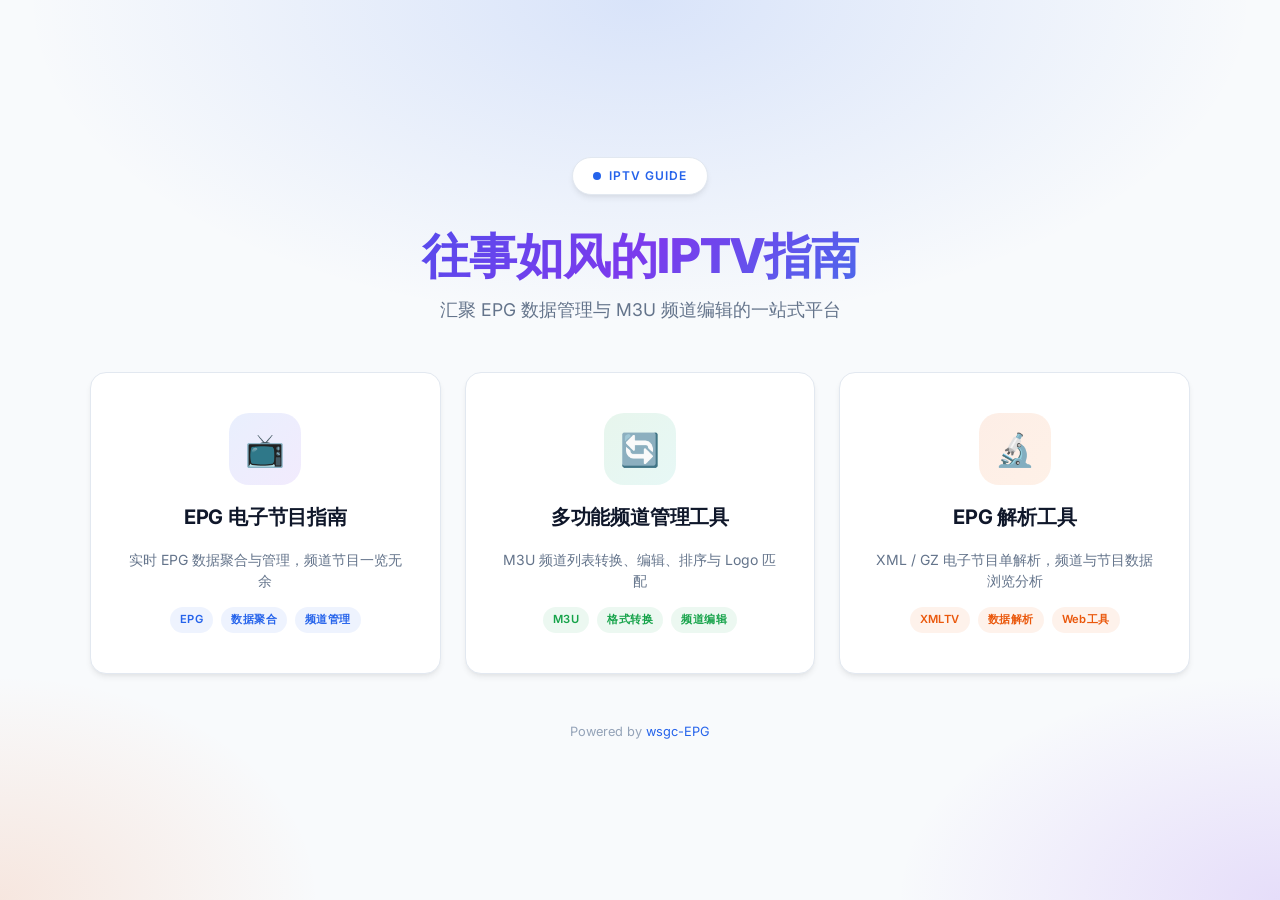
<file: index.html>
<!DOCTYPE html>
<html lang="zh-CN">
<head>
    <meta charset="UTF-8">
    <meta name="viewport" content="width=device-width, initial-scale=1.0">
    <title>往事如风的IPTV指南</title>
    <link rel="icon" href="data:image/svg+xml,<svg xmlns='http://www.w3.org/2000/svg' viewBox='0 0 100 100'><text y='.9em' font-size='90'>📺</text></svg>">
    <link rel="preconnect" href="https://fonts.googleapis.com">
    <link rel="preconnect" href="https://fonts.gstatic.com" crossorigin>
    <link href="https://fonts.googleapis.com/css2?family=Inter:wght@300;400;500;600;700;800&family=JetBrains+Mono:wght@400;500&display=swap" rel="stylesheet">
    <style>
        :root {
            --primary: #2563eb;
            --primary-hover: #1d4ed8;
            --primary-glow: rgba(37, 99, 235, 0.15);
            --secondary: #7c3aed;
            --secondary-glow: rgba(124, 58, 237, 0.15);
            --success: #16a34a;
            --success-glow: rgba(22, 163, 74, 0.15);
            --warning: #ea580c;
            --warning-glow: rgba(234, 88, 12, 0.12);
            --bg: #f8fafc;
            --bg-card: #ffffff;
            --bg-card-hover: #f1f5f9;
            --text: #0f172a;
            --text-muted: #64748b;
            --text-dim: #94a3b8;
            --border: #e2e8f0;
            --radius: 16px;
            --radius-sm: 12px;
            --shadow: 0 4px 6px -1px rgba(0, 0, 0, 0.07), 0 2px 4px -2px rgba(0, 0, 0, 0.05);
            --shadow-lg: 0 20px 40px -8px rgba(0, 0, 0, 0.1), 0 8px 16px -6px rgba(0, 0, 0, 0.06);
            --shadow-xl: 0 25px 50px -12px rgba(0, 0, 0, 0.15);
        }

        * { margin: 0; padding: 0; box-sizing: border-box; }

        body {
            font-family: 'Inter', -apple-system, BlinkMacSystemFont, 'Segoe UI', Roboto, sans-serif;
            background: var(--bg);
            background-image:
                radial-gradient(ellipse 80% 60% at 50% 0%, var(--primary-glow) 0%, transparent 60%),
                radial-gradient(ellipse 60% 50% at 100% 100%, var(--secondary-glow) 0%, transparent 50%),
                radial-gradient(ellipse 50% 50% at 0% 100%, var(--warning-glow) 0%, transparent 50%);
            color: var(--text);
            min-height: 100vh;
            display: flex;
            flex-direction: column;
            align-items: center;
            justify-content: center;
            padding: 2rem;
            line-height: 1.6;
        }

        .container {
            max-width: 1100px;
            width: 100%;
            text-align: center;
        }

        .logo {
            display: inline-flex;
            align-items: center;
            gap: 0.5rem;
            padding: 0.5rem 1.25rem;
            background: var(--bg-card);
            border: 1px solid var(--border);
            border-radius: 9999px;
            font-size: 0.75rem;
            font-weight: 600;
            color: var(--primary);
            text-transform: uppercase;
            letter-spacing: 0.08em;
            margin-bottom: 2rem;
            box-shadow: var(--shadow);
        }

        .logo-dot {
            width: 8px;
            height: 8px;
            background: var(--primary);
            border-radius: 50%;
            animation: pulse 2s ease-in-out infinite;
        }

        @keyframes pulse {
            0%, 100% { opacity: 1; transform: scale(1); }
            50% { opacity: 0.4; transform: scale(0.7); }
        }

        h1 {
            font-size: 3rem;
            font-weight: 800;
            background: linear-gradient(135deg, var(--primary) 0%, var(--secondary) 50%, #0ea5e9 100%);
            -webkit-background-clip: text;
            -webkit-text-fill-color: transparent;
            background-clip: text;
            margin-bottom: 0.75rem;
            letter-spacing: -0.02em;
            line-height: 1.2;
        }

        .subtitle {
            font-size: 1.1rem;
            color: var(--text-muted);
            margin-bottom: 3rem;
            font-weight: 400;
        }

        .cards {
            display: grid;
            grid-template-columns: repeat(3, 1fr);
            gap: 1.5rem;
            margin-bottom: 3rem;
        }

        .card {
            display: flex;
            flex-direction: column;
            align-items: center;
            gap: 1rem;
            padding: 2.5rem 2rem;
            background: var(--bg-card);
            border: 1px solid var(--border);
            border-radius: var(--radius);
            text-decoration: none;
            color: var(--text);
            transition: all 0.3s cubic-bezier(0.4, 0, 0.2, 1);
            box-shadow: var(--shadow);
            position: relative;
            overflow: hidden;
        }

        .card::before {
            content: '';
            position: absolute;
            top: 0;
            left: 0;
            right: 0;
            height: 3px;
            opacity: 0;
            transition: opacity 0.3s;
        }

        .card-epg::before { background: linear-gradient(90deg, var(--primary), var(--secondary)); }
        .card-m3u::before { background: linear-gradient(90deg, var(--success), #14b8a6); }
        .card-parser::before { background: linear-gradient(90deg, var(--warning), #f97316); }

        .card:hover {
            transform: translateY(-4px);
            box-shadow: var(--shadow-xl);
            border-color: transparent;
        }

        .card:hover::before { opacity: 1; }

        .card-icon {
            width: 72px;
            height: 72px;
            display: flex;
            align-items: center;
            justify-content: center;
            border-radius: 20px;
            font-size: 2rem;
            transition: transform 0.3s;
        }

        .card:hover .card-icon {
            transform: scale(1.1);
        }

        .card-epg .card-icon {
            background: linear-gradient(135deg, rgba(37, 99, 235, 0.1), rgba(124, 58, 237, 0.1));
        }

        .card-m3u .card-icon {
            background: linear-gradient(135deg, rgba(22, 163, 74, 0.1), rgba(20, 184, 166, 0.1));
        }

        .card-parser .card-icon {
            background: linear-gradient(135deg, rgba(234, 88, 12, 0.1), rgba(249, 115, 22, 0.1));
        }

        .card h2 {
            font-size: 1.25rem;
            font-weight: 700;
            letter-spacing: -0.01em;
        }

        .card p {
            font-size: 0.875rem;
            color: var(--text-muted);
            line-height: 1.5;
        }

        .card-tags {
            display: flex;
            gap: 0.5rem;
            flex-wrap: wrap;
            justify-content: center;
        }

        .tag {
            padding: 0.25rem 0.625rem;
            border-radius: 9999px;
            font-size: 0.7rem;
            font-weight: 600;
            letter-spacing: 0.04em;
        }

        .tag-epg {
            background: rgba(37, 99, 235, 0.08);
            color: var(--primary);
        }

        .tag-m3u {
            background: rgba(22, 163, 74, 0.08);
            color: var(--success);
        }

        .tag-parser {
            background: rgba(234, 88, 12, 0.08);
            color: var(--warning);
        }

        .footer {
            color: var(--text-dim);
            font-size: 0.8rem;
        }

        .footer a {
            color: var(--primary);
            text-decoration: none;
            transition: color 0.2s;
        }

        .footer a:hover {
            color: var(--primary-hover);
            text-decoration: underline;
        }

        @media (max-width: 900px) {
            .cards { grid-template-columns: repeat(2, 1fr); }
        }

        @media (max-width: 640px) {
            h1 { font-size: 2rem; }
            .cards { grid-template-columns: 1fr; }
            .card { padding: 2rem 1.5rem; }
        }
    </style>
</head>
<body>
    <div class="container">
        <div class="logo">
            <span class="logo-dot"></span>
            IPTV GUIDE
        </div>
        <h1>往事如风的IPTV指南</h1>
        <p class="subtitle">汇聚 EPG 数据管理与 M3U 频道编辑的一站式平台</p>

        <div class="cards">
            <a href="dashboard/" class="card card-epg">
                <div class="card-icon">📺</div>
                <h2>EPG 电子节目指南</h2>
                <p>实时 EPG 数据聚合与管理，频道节目一览无余</p>
                <div class="card-tags">
                    <span class="tag tag-epg">EPG</span>
                    <span class="tag tag-epg">数据聚合</span>
                    <span class="tag tag-epg">频道管理</span>
                </div>
            </a>
            <a href="m3u/" class="card card-m3u">
                <div class="card-icon">🔄</div>
                <h2>多功能频道管理工具</h2>
                <p>M3U 频道列表转换、编辑、排序与 Logo 匹配</p>
                <div class="card-tags">
                    <span class="tag tag-m3u">M3U</span>
                    <span class="tag tag-m3u">格式转换</span>
                    <span class="tag tag-m3u">频道编辑</span>
                </div>
            </a>
            <a href="epg-parser/" class="card card-parser">
                <div class="card-icon">🔬</div>
                <h2>EPG 解析工具</h2>
                <p>XML / GZ 电子节目单解析，频道与节目数据浏览分析</p>
                <div class="card-tags">
                    <span class="tag tag-parser">XMLTV</span>
                    <span class="tag tag-parser">数据解析</span>
                    <span class="tag tag-parser">Web工具</span>
                </div>
            </a>
        </div>

        <p class="footer">
            Powered by <a href="https://github.com/wzy80119-cell/wsgc-EPG" target="_blank" rel="noopener">wsgc-EPG</a>
        </p>
    </div>
</body>
</html>
</file>
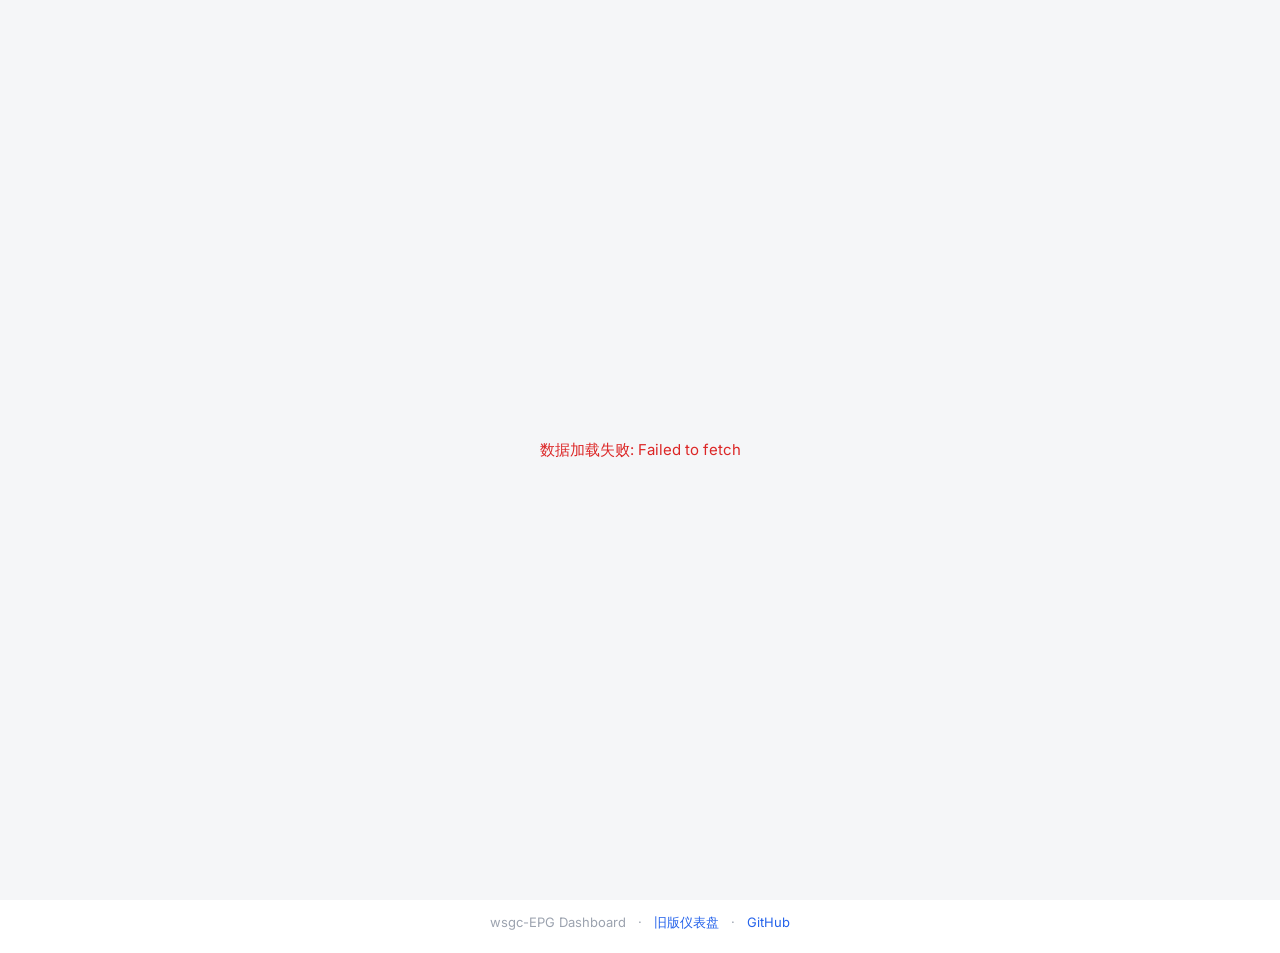
<file: dashboard/index.html>
<!DOCTYPE html>
<html lang="zh-CN">
<head>
    <meta charset="UTF-8">
    <meta name="viewport" content="width=device-width, initial-scale=1.0">
    <title>wsgc-EPG 仪表盘</title>
    <link rel="icon" href="data:image/svg+xml,<svg xmlns='http://www.w3.org/2000/svg' viewBox='0 0 100 100'><text y='.9em' font-size='90'>📺</text></svg>">
    <link rel="preconnect" href="https://fonts.googleapis.com">
    <link rel="preconnect" href="https://fonts.gstatic.com" crossorigin>
    <link href="https://fonts.googleapis.com/css2?family=Inter:wght@300;400;500;600;700;800&family=JetBrains+Mono:wght@400;500;600&display=swap" rel="stylesheet">
    <link rel="stylesheet" href="css/style.css">
</head>
<body>
    <div id="app">
        <header class="header">
            <div class="header-inner">
                <div class="header-left">
                    <h1 class="title">wsgc-EPG 仪表盘</h1>

                </div>
            </div>
        </header>

        <main class="main">
            <section class="section" id="overviewSection">
                <h2 class="section-title">总体概览</h2>
                <div class="stat-grid" id="statGrid">
                    <div class="stat-card">
                        <div class="stat-value" id="statChannels">--</div>
                        <div class="stat-label">频道数</div>
                    </div>
                    <div class="stat-card">
                        <div class="stat-value" id="statPrograms">--</div>
                        <div class="stat-label">节目数</div>
                    </div>
                    <div class="stat-card highlight">
                        <div class="stat-value" id="statMatchRate">--</div>
                        <div class="stat-label">Desc匹配率</div>
                    </div>
                    <div class="stat-card">
                        <div class="stat-value" id="statTimeRange" style="font-size:16px">--</div>
                        <div class="stat-label">EPG时间范围</div>
                    </div>
                    <div class="stat-card">
                        <div class="stat-value" id="updateTime" style="font-size:16px">--</div>
                        <div class="stat-label">更新时间</div>
                    </div>
                </div>
                <div class="epg-status" id="epgStatus">正在加载EPG数据...</div>
            </section>

            <section class="section" id="downloadSection">
                <h2 class="section-title">📥 EPG 下载地址</h2>
                <div class="download-list">
                    <div class="download-item">
                        <div class="download-info">
                            <span class="download-label">带Desc描述（直连）</span>
                            <code class="download-url">https://github.com/wzy80119-cell/wsgc-EPG/raw/main/EPG/wsgc-desc.xml.gz</code>
                        </div>
                        <div class="download-actions">
                            <button class="btn-sm btn-copy" data-url="https://github.com/wzy80119-cell/wsgc-EPG/raw/main/EPG/wsgc-desc.xml.gz">📋 复制</button>
                            <button class="btn-sm btn-download" data-url="https://github.com/wzy80119-cell/wsgc-EPG/raw/main/EPG/wsgc-desc.xml.gz">⬇ 下载</button>
                        </div>
                    </div>
                    <div class="download-item">
                        <div class="download-info">
                            <span class="download-label">不带描述（直连）</span>
                            <code class="download-url">https://github.com/wzy80119-cell/wsgc-EPG/raw/main/EPG/wsgc.xml.gz</code>
                        </div>
                        <div class="download-actions">
                            <button class="btn-sm btn-copy" data-url="https://github.com/wzy80119-cell/wsgc-EPG/raw/main/EPG/wsgc.xml.gz">📋 复制</button>
                            <button class="btn-sm btn-download" data-url="https://github.com/wzy80119-cell/wsgc-EPG/raw/main/EPG/wsgc.xml.gz">⬇ 下载</button>
                        </div>
                    </div>
                    <div class="download-item">
                        <div class="download-info">
                            <span class="download-label">带Desc描述（加速）</span>
                            <code class="download-url">https://gh-proxy.org/https://github.com/wzy80119-cell/wsgc-EPG/raw/main/EPG/wsgc-desc.xml.gz</code>
                        </div>
                        <div class="download-actions">
                            <button class="btn-sm btn-copy" data-url="https://gh-proxy.org/https://github.com/wzy80119-cell/wsgc-EPG/raw/main/EPG/wsgc-desc.xml.gz">📋 复制</button>
                            <button class="btn-sm btn-download" data-url="https://gh-proxy.org/https://github.com/wzy80119-cell/wsgc-EPG/raw/main/EPG/wsgc-desc.xml.gz">⬇ 下载</button>
                        </div>
                    </div>
                    <div class="download-item">
                        <div class="download-info">
                            <span class="download-label">不带描述（加速）</span>
                            <code class="download-url">https://gh-proxy.org/https://github.com/wzy80119-cell/wsgc-EPG/raw/main/EPG/wsgc.xml.gz</code>
                        </div>
                        <div class="download-actions">
                            <button class="btn-sm btn-copy" data-url="https://gh-proxy.org/https://github.com/wzy80119-cell/wsgc-EPG/raw/main/EPG/wsgc.xml.gz">📋 复制</button>
                            <button class="btn-sm btn-download" data-url="https://gh-proxy.org/https://github.com/wzy80119-cell/wsgc-EPG/raw/main/EPG/wsgc.xml.gz">⬇ 下载</button>
                        </div>
                    </div>
                </div>
            </section>

            <section class="section" id="channelsSection">
                <h2 class="section-title">
                    频道列表
                    <span class="count-badge" id="channelCount">0</span>
                    <span class="section-hint">点击频道可查看详细节目单</span>
                </h2>
                <div class="group-buttons" id="groupButtons"></div>
                <div class="toolbar">
                    <input type="text" class="search-input" id="searchInput" placeholder="搜索频道名称或 tvg-id...">
                    <select class="sort-select" id="sortSelect">
                        <option value="name">按名称排序</option>
                        <option value="matchRate">按匹配率排序</option>
                        <option value="programCount">按节目数排序</option>
                        <option value="todayCount">按今日节目排序</option>
                    </select>
                </div>
                <div class="table-wrapper">
                    <table class="data-table" id="channelTable">
                        <thead>
                            <tr>
                                <th>频道名称</th>
                                <th>tvg-id</th>
                                <th>分组</th>
                                <th class="num">节目总数</th>
                                <th class="num">今日节目</th>
                                <th class="num">匹配率</th>
                                <th>间隙</th>
                            </tr>
                        </thead>
                        <tbody id="channelTableBody"></tbody>
                    </table>
                </div>
                <div class="pagination" id="pagination"></div>
            </section>
        </main>

        <footer class="footer">
            <span>wsgc-EPG Dashboard</span>
            <span class="footer-sep">·</span>
            <a href="../dashboard-old/" class="footer-link">旧版仪表盘</a>
            <span class="footer-sep">·</span>
            <a href="https://github.com/wzy80119-cell/wsgc-EPG" class="footer-link" target="_blank">GitHub</a>
        </footer>
    </div>

    <div class="modal" id="channelModal" style="display:none">
        <div class="modal-overlay" onclick="closeModal()"></div>
        <div class="modal-content">
            <div class="modal-header">
                <h3 id="modalTitle">节目单</h3>
                <button class="modal-close" onclick="closeModal()">&times;</button>
            </div>
            <div class="modal-channel-info" id="modalChannelInfo"></div>
            <div class="modal-date-bar" id="modalDateBar"></div>
            <div class="modal-body" id="modalBody">
                <div class="modal-loading">
                    <div class="loading-spinner"></div>
                    <p>正在加载节目单...</p>
                </div>
            </div>
        </div>
    </div>

    <div class="loading" id="loading">
        <div class="loading-spinner"></div>
        <p>正在加载数据...</p>
    </div>

    <div class="error" id="error" style="display:none">
        <p id="errorMsg"></p>
    </div>

    <script src="js/app.js"></script>
</body>
</html>
</file>
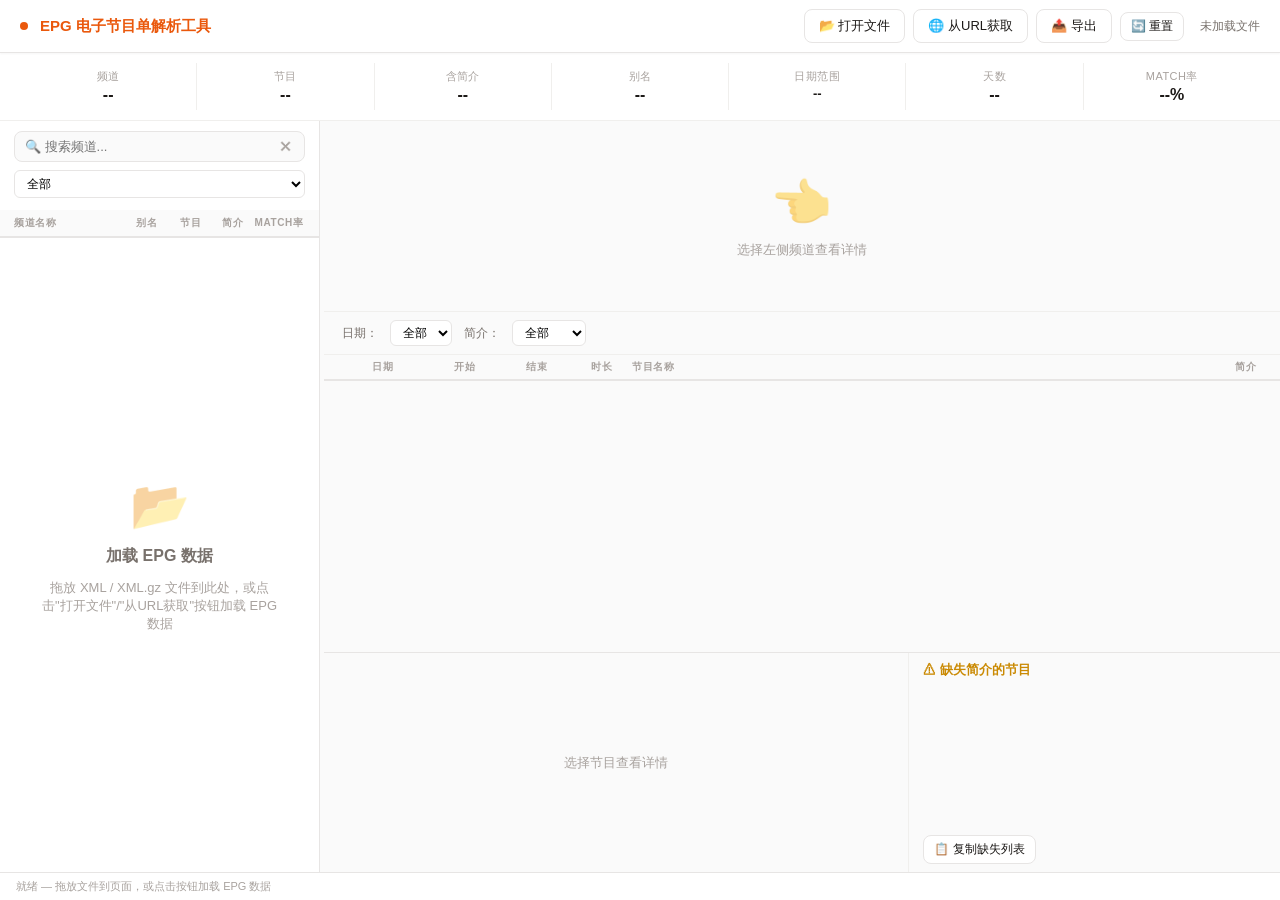
<file: epg-parser/index.html>
<!DOCTYPE html>
<html lang="zh-CN">
<head>
    <meta charset="UTF-8">
    <meta name="viewport" content="width=device-width, initial-scale=1.0">
    <title>EPG 电子节目单解析工具</title>
    <link rel="icon" href="data:image/svg+xml,<svg xmlns='http://www.w3.org/2000/svg' viewBox='0 0 100 100'><text y='.9em' font-size='90'>🔬</text></svg>">
    <link rel="stylesheet" href="css/style.css">
</head>
<body>
    <header class="app-header">
        <div class="header-top">
            <div class="header-left">
                <span class="dot"></span>
                <h1>EPG 电子节目单解析工具</h1>
            </div>
            <div class="header-actions">
                <input type="file" id="file-input" accept=".xml,.xml.gz,.gz" style="display:none">
                <button class="btn" id="btn-load-file">📂 打开文件</button>
                <button class="btn" id="btn-load-url">🌐 从URL获取</button>
                <button class="btn" id="btn-export">📤 导出</button>
                <button class="btn btn-sm" id="btn-reset" title="重置所有筛选">🔄 重置</button>
                <span class="file-info" id="file-info">未加载文件</span>
            </div>
        </div>
    </header>

    <section class="stats-bar">
        <div class="stat-item">
            <div class="stat-label">频道</div>
            <div class="stat-value" id="stat-channels">--</div>
        </div>
        <div class="stat-item">
            <div class="stat-label">节目</div>
            <div class="stat-value" id="stat-programmes">--</div>
        </div>
        <div class="stat-item">
            <div class="stat-label">含简介</div>
            <div class="stat-value" id="stat-with-desc">--</div>
        </div>
        <div class="stat-item">
            <div class="stat-label">别名</div>
            <div class="stat-value" id="stat-aliases">--</div>
        </div>
        <div class="stat-item">
            <div class="stat-label">日期范围</div>
            <div class="stat-value" id="stat-date-range" style="font-size:13px">--</div>
        </div>
        <div class="stat-item">
            <div class="stat-label">天数</div>
            <div class="stat-value" id="stat-dates">--</div>
        </div>
        <div class="stat-item">
            <div class="stat-label">match率</div>
            <div class="stat-value" id="stat-rate">--%</div>
        </div>
    </section>

    <main class="main-content">
        <aside class="channel-panel">
            <div class="panel-header">
                <div class="search-wrap">
                    <input type="text" id="ch-search" placeholder="🔍 搜索频道...">
                    <button class="clear-btn" id="ch-search-clear">✕</button>
                </div>
                <select id="global-date" style="width:100%;padding:5px 8px;border:1px solid var(--border);border-radius:6px;font-size:12px;font-family:var(--font);margin-bottom:6px;background:var(--bg-card)">
                    <option value="全部">全部</option>
                </select>
            </div>
            <div class="ch-summary" id="ch-summary"></div>
            <div class="ch-list-header">
                <span style="text-align:left">频道名称</span>
                <span>别名</span>
                <span>节目</span>
                <span>简介</span>
                <span>match率</span>
            </div>
            <div class="channel-list" id="ch-list">
                <div class="empty-state">
                    <div class="empty-icon">📂</div>
                    <h3>加载 EPG 数据</h3>
                    <p>拖放 XML / XML.gz 文件到此处，或点击"打开文件"/"从URL获取"按钮加载 EPG 数据</p>
                </div>
            </div>
        </aside>

        <div class="resizer" id="resizer-h"></div>

        <section class="detail-panel">
            <div class="channel-info" id="ch-info-content">
                <div class="empty-state">
                    <div class="empty-icon">👈</div>
                    <p>选择左侧频道查看详情</p>
                </div>
            </div>

            <div class="prog-section">
                <div class="prog-filters">
                    <label>日期：</label>
                    <select id="local-date">
                        <option value="全部">全部</option>
                    </select>
                    <label>简介：</label>
                    <select id="desc-filter">
                        <option value="all">全部</option>
                        <option value="has_desc">有简介</option>
                        <option value="no_desc">无简介</option>
                    </select>
                    <span class="prog-count" id="prog-count"></span>
                </div>
                <div class="prog-table-header">
                    <span>日期</span>
                    <span>开始</span>
                    <span>结束</span>
                    <span>时长</span>
                    <span style="text-align:left">节目名称</span>
                    <span>简介</span>
                </div>
                <div class="prog-table-wrap" id="prog-list"></div>
            </div>

            <div class="resizer-v" id="resizer-v"></div>

            <div class="bottom-panels" id="bottom-panels">
                <div class="prog-detail" id="prog-detail-content">
                    <div class="empty-state">
                        <p>选择节目查看详情</p>
                    </div>
                </div>
                <div class="missing-panel">
                    <div class="mp-header">
                        <h4>⚠ 缺失简介的节目</h4>
                        <span class="mp-count" id="missing-count"></span>
                    </div>
                    <ul class="missing-list" id="missing-list"></ul>
                    <div class="mp-actions">
                        <button class="btn btn-sm" id="copy-missing-btn">📋 复制缺失列表</button>
                    </div>
                </div>
            </div>
        </section>
    </main>

    <div class="status-bar">
        <span id="status-text">就绪 — 拖放文件到页面，或点击按钮加载 EPG 数据</span>
    </div>

    <div class="modal-overlay" id="url-modal" style="display:none">
        <div class="modal">
            <div class="modal-header">
                <span>从URL获取EPG</span>
                <button class="modal-close" id="modal-close">✕</button>
            </div>
            <div class="modal-body">
                <label>EPG URL：</label>
                <input type="url" id="url-input" placeholder="https://example.com/epg.xml.gz">
                <label>历史记录（双击使用）：</label>
                <div class="url-history-list" id="url-history-list"></div>
            </div>
            <div class="modal-footer">
                <button class="btn" id="modal-cancel">取消</button>
                <button class="btn btn-primary" id="modal-load">📥 获取</button>
            </div>
        </div>
    </div>

    <div class="loading-overlay" id="loading-overlay" style="display:none">
        <div class="loading-box">
            <div class="spinner"></div>
            <p id="loading-text">正在加载...</p>
        </div>
    </div>

    <div id="drop-overlay">📂 释放文件以加载</div>

    <script src="js/utils.js?v=2"></script>
    <script src="js/epg-parser.js?v=2"></script>
    <script src="js/ui.js?v=2"></script>
</body>
</html>
</file>
<file: dashboard/css/style.css>
:root {
    --color-bg: #f5f6f8;
    --color-surface: #ffffff;
    --color-border: #e2e5e9;
    --color-text: #1a1d21;
    --color-text-secondary: #6b7280;
    --color-text-muted: #9ca3af;
    --color-primary: #2563eb;
    --color-primary-light: #eff6ff;
    --color-success: #16a34a;
    --color-success-light: #f0fdf4;
    --color-warning: #d97706;
    --color-warning-light: #fffbeb;
    --color-danger: #dc2626;
    --color-danger-light: #fef2f2;
    --radius-sm: 6px;
    --radius-md: 10px;
    --radius-lg: 14px;
    --shadow-sm: 0 1px 2px rgba(0,0,0,0.04);
    --shadow-md: 0 4px 12px rgba(0,0,0,0.06);
    --font-sans: 'Inter', -apple-system, BlinkMacSystemFont, 'Segoe UI', sans-serif;
    --font-mono: 'JetBrains Mono', 'Consolas', monospace;
}

* {
    margin: 0;
    padding: 0;
    box-sizing: border-box;
}

body {
    font-family: var(--font-sans);
    background: var(--color-bg);
    color: var(--color-text);
    line-height: 1.6;
    -webkit-font-smoothing: antialiased;
}

#app {
    min-height: 100vh;
    display: flex;
    flex-direction: column;
}

.header {
    background: var(--color-surface);
    border-bottom: 1px solid var(--color-border);
    box-shadow: var(--shadow-sm);
}

.header-inner {
    max-width: 1200px;
    margin: 0 auto;
    padding: 20px 24px;
    display: flex;
    justify-content: space-between;
    align-items: center;
    flex-wrap: wrap;
    gap: 16px;
}

.title {
    font-size: 22px;
    font-weight: 700;
    color: var(--color-text);
}

.subtitle {
    font-size: 13px;
    color: var(--color-text-secondary);
    margin-top: 2px;
}

.header-right {
    display: flex;
    gap: 24px;
}

.meta-item {
    display: flex;
    flex-direction: column;
    align-items: flex-end;
}

.meta-label {
    font-size: 11px;
    color: var(--color-text-muted);
    text-transform: uppercase;
    letter-spacing: 0.05em;
}

.meta-value {
    font-size: 14px;
    font-weight: 600;
    color: var(--color-text);
    font-family: var(--font-mono);
}

.main {
    flex: 1;
    max-width: 1200px;
    margin: 0 auto;
    padding: 24px;
    width: 100%;
}

.section {
    margin-bottom: 32px;
}

.section-title {
    font-size: 16px;
    font-weight: 600;
    color: var(--color-text);
    margin-bottom: 16px;
    display: flex;
    align-items: center;
    gap: 8px;
}

.count-badge {
    font-size: 12px;
    font-weight: 500;
    color: var(--color-primary);
    background: var(--color-primary-light);
    padding: 2px 10px;
    border-radius: var(--radius-sm);
}

.stat-grid {
    display: grid;
    grid-template-columns: repeat(auto-fill, minmax(160px, 1fr));
    gap: 16px;
}

.stat-card {
    background: var(--color-surface);
    border: 1px solid var(--color-border);
    border-radius: var(--radius-md);
    padding: 20px;
    text-align: center;
    box-shadow: var(--shadow-sm);
    transition: box-shadow 0.2s ease;
}

.stat-card:hover {
    box-shadow: var(--shadow-md);
}

.stat-card.highlight {
    background: var(--color-primary-light);
    border-color: #c7dbfe;
}

.stat-value {
    font-size: 28px;
    font-weight: 700;
    color: var(--color-text);
    font-family: var(--font-mono);
    line-height: 1.2;
}

.stat-card.highlight .stat-value {
    color: var(--color-primary);
}

.stat-label {
    font-size: 13px;
    color: var(--color-text-secondary);
    margin-top: 6px;
}

.table-wrapper {
    background: var(--color-surface);
    border: 1px solid var(--color-border);
    border-radius: var(--radius-md);
    overflow: hidden;
    box-shadow: var(--shadow-sm);
}

.data-table {
    width: 100%;
    border-collapse: collapse;
    font-size: 13px;
}

.data-table th {
    background: #f8f9fb;
    color: var(--color-text-secondary);
    font-weight: 600;
    text-align: left;
    padding: 10px 16px;
    border-bottom: 1px solid var(--color-border);
    white-space: nowrap;
    font-size: 12px;
    text-transform: uppercase;
    letter-spacing: 0.03em;
}

.data-table th.num {
    text-align: right;
}

.data-table td {
    padding: 10px 16px;
    border-bottom: 1px solid #f0f1f3;
    color: var(--color-text);
}

.data-table td.num {
    text-align: right;
    font-family: var(--font-mono);
    font-weight: 500;
}

.data-table tbody tr:hover {
    background: #f8f9fb;
}

.data-table tbody tr:last-child td {
    border-bottom: none;
}

.toolbar {
    display: flex;
    gap: 12px;
    margin-bottom: 16px;
    align-items: center;
    flex-wrap: wrap;
}

.search-input {
    flex: 1;
    min-width: 200px;
    padding: 8px 14px;
    border: 1px solid var(--color-border);
    border-radius: var(--radius-sm);
    font-size: 13px;
    font-family: var(--font-sans);
    color: var(--color-text);
    background: var(--color-surface);
    transition: border-color 0.2s;
}

.search-input:focus {
    outline: none;
    border-color: var(--color-primary);
    box-shadow: 0 0 0 3px rgba(37, 99, 235, 0.1);
}

.sort-select {
    padding: 8px 14px;
    border: 1px solid var(--color-border);
    border-radius: var(--radius-sm);
    font-size: 13px;
    font-family: var(--font-sans);
    color: var(--color-text);
    background: var(--color-surface);
    cursor: pointer;
}

.filter-label {
    display: flex;
    align-items: center;
    gap: 6px;
    font-size: 13px;
    color: var(--color-text-secondary);
    cursor: pointer;
}

.filter-label input {
    cursor: pointer;
}

.badge {
    display: inline-block;
    padding: 2px 8px;
    border-radius: var(--radius-sm);
    font-size: 11px;
    font-weight: 600;
}

.badge-success {
    background: var(--color-success-light);
    color: var(--color-success);
}

.badge-warning {
    background: var(--color-warning-light);
    color: var(--color-warning);
}

.badge-danger {
    background: var(--color-danger-light);
    color: var(--color-danger);
}

.badge-muted {
    background: #f3f4f6;
    color: var(--color-text-muted);
}

.match-rate {
    font-weight: 600;
}

.match-rate-high {
    color: var(--color-success);
}

.match-rate-medium {
    color: var(--color-warning);
}

.match-rate-low {
    color: var(--color-danger);
}

.channel-name {
    font-weight: 500;
}

.channel-aliases {
    font-size: 11px;
    color: var(--color-text-muted);
    margin-top: 2px;
}

.source-tag {
    display: inline-block;
    padding: 1px 8px;
    border-radius: var(--radius-sm);
    font-size: 11px;
    font-weight: 500;
    background: #f0f1f3;
    color: var(--color-text-secondary);
}

.status-dot {
    display: inline-block;
    width: 8px;
    height: 8px;
    border-radius: 50%;
    margin-right: 4px;
}

.status-dot-ok {
    background: var(--color-success);
}

.status-dot-warn {
    background: var(--color-warning);
}

.status-dot-error {
    background: var(--color-danger);
}

.pagination {
    display: flex;
    justify-content: center;
    gap: 6px;
    margin-top: 16px;
    flex-wrap: wrap;
}

.pagination button {
    padding: 6px 12px;
    border: 1px solid var(--color-border);
    border-radius: var(--radius-sm);
    background: var(--color-surface);
    color: var(--color-text-secondary);
    font-size: 13px;
    cursor: pointer;
    transition: all 0.15s;
}

.pagination button:hover {
    border-color: var(--color-primary);
    color: var(--color-primary);
}

.pagination button.active {
    background: var(--color-primary);
    color: #fff;
    border-color: var(--color-primary);
}

.footer {
    text-align: center;
    padding: 20px;
    font-size: 13px;
    color: var(--color-text-muted);
    border-top: 1px solid var(--color-border);
    background: var(--color-surface);
}

.footer-sep {
    margin: 0 8px;
}

.footer-link {
    color: var(--color-primary);
    text-decoration: none;
}

.footer-link:hover {
    text-decoration: underline;
}

.loading {
    position: fixed;
    inset: 0;
    display: flex;
    flex-direction: column;
    align-items: center;
    justify-content: center;
    gap: 16px;
    background: var(--color-bg);
    z-index: 100;
}

.loading-spinner {
    width: 36px;
    height: 36px;
    border: 3px solid var(--color-border);
    border-top-color: var(--color-primary);
    border-radius: 50%;
    animation: spin 0.8s linear infinite;
}

@keyframes spin {
    to { transform: rotate(360deg); }
}

.loading p {
    color: var(--color-text-secondary);
    font-size: 14px;
}

.error {
    position: fixed;
    inset: 0;
    display: flex;
    align-items: center;
    justify-content: center;
    background: var(--color-bg);
    z-index: 100;
}

.error p {
    color: var(--color-danger);
    font-size: 15px;
    text-align: center;
    padding: 20px;
}

@media (max-width: 768px) {
    .header-inner {
        padding: 16px;
    }
    .header-right {
        width: 100%;
        justify-content: space-between;
    }
    .main {
        padding: 16px;
    }
    .stat-grid {
        grid-template-columns: repeat(2, 1fr);
    }
    .toolbar {
        flex-direction: column;
        align-items: stretch;
    }
    .data-table {
        font-size: 12px;
    }
    .data-table th, .data-table td {
        padding: 8px 10px;
    }
}

.epg-status {
    margin-top: 12px;
    padding: 8px 14px;
    font-size: 13px;
    color: var(--color-text-secondary);
    background: var(--color-primary-light);
    border-radius: var(--radius-sm);
    display: inline-block;
}

.epg-status.loaded {
    color: var(--color-success);
    background: var(--color-success-light);
}

.epg-status.error {
    color: var(--color-danger);
    background: var(--color-danger-light);
}

.group-tag {
    display: inline-block;
    padding: 1px 8px;
    border-radius: var(--radius-sm);
    font-size: 11px;
    font-weight: 500;
    background: #f0f1f3;
    color: var(--color-text-secondary);
}

.group-tag.ungrouped {
    color: var(--color-text-muted);
    background: #f9fafb;
}

.gap-indicator {
    display: inline-flex;
    align-items: center;
    gap: 3px;
    font-size: 12px;
}

.gap-indicator.ok {
    color: var(--color-success);
}

.gap-indicator.warn {
    color: var(--color-warning);
    font-weight: 600;
}

.modal {
    position: fixed;
    inset: 0;
    z-index: 200;
    display: flex;
    align-items: center;
    justify-content: center;
}

.modal-overlay {
    position: absolute;
    inset: 0;
    background: rgba(0, 0, 0, 0.4);
    backdrop-filter: blur(2px);
}

.modal-content {
    position: relative;
    background: var(--color-surface);
    border-radius: var(--radius-lg);
    box-shadow: 0 20px 60px rgba(0, 0, 0, 0.15);
    width: 90%;
    max-width: 800px;
    max-height: 85vh;
    display: flex;
    flex-direction: column;
    overflow: hidden;
}

.modal-header {
    display: flex;
    justify-content: space-between;
    align-items: center;
    padding: 16px 24px;
    border-bottom: 1px solid var(--color-border);
}

.modal-header h3 {
    font-size: 18px;
    font-weight: 600;
    color: var(--color-text);
}

.modal-close {
    background: none;
    border: none;
    font-size: 24px;
    color: var(--color-text-muted);
    cursor: pointer;
    padding: 0 4px;
    line-height: 1;
    transition: color 0.15s;
}

.modal-close:hover {
    color: var(--color-text);
}

.modal-body {
    flex: 1;
    overflow-y: auto;
    padding: 8px 0 0 0;
}

.modal-loading {
    display: flex;
    flex-direction: column;
    align-items: center;
    justify-content: center;
    padding: 60px 20px;
    gap: 16px;
}

.modal-loading p {
    color: var(--color-text-secondary);
    font-size: 14px;
}

.epg-table {
    width: 100%;
    border-collapse: collapse;
    font-size: 13px;
}

.epg-table th {
    background: #f8f9fb;
    color: var(--color-text-secondary);
    font-weight: 600;
    text-align: left;
    padding: 8px 16px;
    border-bottom: 1px solid var(--color-border);
    font-size: 12px;
    text-transform: uppercase;
    letter-spacing: 0.03em;
    position: sticky;
    top: 0;
    z-index: 1;
}

.epg-table td {
    padding: 8px 16px;
    border-bottom: 1px solid #f0f1f3;
    color: var(--color-text);
    vertical-align: top;
}

.epg-table td.time-col {
    font-family: var(--font-mono);
    font-weight: 500;
    white-space: nowrap;
    color: var(--color-primary);
    width: 120px;
}

.epg-table td.title-col {
    font-weight: 500;
    width: 200px;
}

.epg-table td.desc-col {
    color: var(--color-text-secondary);
    line-height: 1.5;
}

.epg-table tbody tr:hover {
    background: #f8f9fb;
}

.epg-empty {
    text-align: center;
    padding: 40px 20px;
    color: var(--color-text-muted);
    font-size: 14px;
}

.channel-row {
    cursor: pointer;
}

.epg-table tr.current-programme {
    background: var(--color-primary-light);
}

.epg-table tr.current-programme td {
    font-weight: 600;
}

.epg-table tr.current-programte td.time-col {
    color: var(--color-primary);
}

.section-hint {
    font-size: 12px;
    font-weight: 400;
    color: var(--color-text-muted);
    margin-left: 12px;
}

.download-list {
    display: flex;
    flex-direction: column;
    gap: 10px;
}

.download-item {
    display: flex;
    justify-content: space-between;
    align-items: center;
    padding: 10px 14px;
    background: var(--color-bg);
    border-radius: var(--radius-sm);
    border: 1px solid var(--color-border);
    gap: 12px;
    flex-wrap: wrap;
}

.download-info {
    flex: 1;
    min-width: 200px;
    display: flex;
    flex-direction: column;
    gap: 2px;
}

.download-label {
    font-size: 12px;
    font-weight: 600;
    color: var(--color-text-secondary);
}

.download-url {
    font-family: var(--font-mono);
    font-size: 11px;
    color: var(--color-primary);
    word-break: break-all;
}

.download-actions {
    display: flex;
    gap: 6px;
    flex-shrink: 0;
}

.btn-sm {
    padding: 4px 10px;
    font-size: 12px;
    border-radius: var(--radius-sm);
    border: 1px solid var(--color-border);
    background: var(--color-surface);
    color: var(--color-text-secondary);
    cursor: pointer;
    transition: all 0.15s;
    white-space: nowrap;
}

.btn-sm:hover {
    background: var(--color-primary-light);
    color: var(--color-primary);
    border-color: var(--color-primary);
}

.btn-copy:hover {
    background: var(--color-success-light);
    color: var(--color-success);
    border-color: var(--color-success);
}

.group-buttons {
    display: flex;
    flex-wrap: wrap;
    gap: 8px;
    margin-bottom: 12px;
}

.group-btn {
    padding: 5px 14px;
    font-size: 13px;
    border-radius: 20px;
    border: 1px solid var(--color-border);
    background: var(--color-surface);
    color: var(--color-text-secondary);
    cursor: pointer;
    transition: all 0.15s;
}

.group-btn:hover {
    border-color: var(--color-primary);
    color: var(--color-primary);
}

.group-btn.active {
    background: var(--color-primary);
    color: #fff;
    border-color: var(--color-primary);
}

.group-count {
    font-size: 11px;
    opacity: 0.7;
}

.modal-channel-info {
    padding: 10px 24px;
    border-bottom: 1px solid var(--color-border);
    background: var(--color-primary-light);
}

.channel-info-name {
    font-size: 14px;
    color: var(--color-text);
}

.channel-info-aliases {
    margin-top: 4px;
    font-size: 12px;
    line-height: 1.8;
}

.alias-label {
    color: var(--color-text-muted);
}

.alias-tag {
    display: inline-block;
    padding: 1px 7px;
    margin: 0 4px 4px 0;
    border-radius: var(--radius-sm);
    background: var(--color-surface);
    border: 1px solid var(--color-border);
    font-size: 11px;
    color: var(--color-text-secondary);
}

.modal-date-bar {
    display: flex;
    flex-wrap: wrap;
    gap: 6px;
    padding: 8px 24px;
    border-bottom: 1px solid var(--color-border);

}

.date-btn {
    padding: 3px 10px;
    font-size: 12px;
    border-radius: var(--radius-sm);
    border: 1px solid var(--color-border);
    background: var(--color-surface);
    color: var(--color-text-secondary);
    cursor: pointer;
    transition: all 0.15s;
    white-space: nowrap;
}

.date-btn:hover {
    border-color: var(--color-primary);
    color: var(--color-primary);
}

.date-btn.active {
    background: var(--color-primary);
    color: #fff;
    border-color: var(--color-primary);
}
</file>
<file: epg-parser/css/style.css>
:root {
    --primary: #ea580c;
    --primary-hover: #c2410c;
    --primary-light: rgba(234, 88, 12, 0.08);
    --primary-bg: rgba(234, 88, 12, 0.05);
    --rate-high: #16a34a;
    --rate-mid: #ca8a04;
    --rate-low: #dc2626;
    --rate-high-bg: rgba(22, 163, 74, 0.08);
    --rate-mid-bg: rgba(202, 138, 4, 0.08);
    --rate-low-bg: rgba(220, 38, 38, 0.08);
    --bg: #fafafa;
    --bg-card: #ffffff;
    --bg-hover: #f5f5f4;
    --bg-stripe: #fafaf9;
    --text: #1c1917;
    --text-secondary: #78716c;
    --text-muted: #a8a29e;
    --border: #e7e5e4;
    --border-light: #f0efed;
    --radius: 12px;
    --radius-sm: 8px;
    --shadow-sm: 0 1px 2px rgba(0,0,0,0.04);
    --shadow: 0 1px 3px rgba(0,0,0,0.06), 0 1px 2px rgba(0,0,0,0.04);
    --shadow-md: 0 4px 6px -1px rgba(0,0,0,0.06), 0 2px 4px -2px rgba(0,0,0,0.04);
    --font: -apple-system, BlinkMacSystemFont, 'Segoe UI', 'Microsoft YaHei', sans-serif;
    --font-mono: 'SF Mono', 'JetBrains Mono', 'Consolas', monospace;
}

* { margin: 0; padding: 0; box-sizing: border-box; }

html, body {
    height: 100%;
    font-family: var(--font);
    font-size: 14px;
    color: var(--text);
    background: var(--bg);
    overflow: hidden;
}

body {
    display: flex;
    flex-direction: column;
}

/* ── Header ── */
.app-header {
    background: var(--bg-card);
    border-bottom: 1px solid var(--border);
    padding: 0 20px;
    flex-shrink: 0;
    box-shadow: var(--shadow-sm);
    z-index: 10;
}

.header-top {
    display: flex;
    align-items: center;
    justify-content: space-between;
    height: 52px;
}

.header-left {
    display: flex;
    align-items: center;
    gap: 12px;
}

.header-left h1 {
    font-size: 15px;
    font-weight: 700;
    color: var(--primary);
    white-space: nowrap;
}

.header-left .dot {
    width: 8px; height: 8px;
    background: var(--primary);
    border-radius: 50%;
    animation: pulse 2s ease-in-out infinite;
}

@keyframes pulse {
    0%, 100% { opacity: 1; transform: scale(1); }
    50% { opacity: 0.4; transform: scale(0.7); }
}

.header-actions {
    display: flex;
    align-items: center;
    gap: 8px;
}

.btn {
    display: inline-flex;
    align-items: center;
    gap: 5px;
    padding: 7px 14px;
    border: 1px solid var(--border);
    border-radius: var(--radius-sm);
    background: var(--bg-card);
    color: var(--text);
    font-size: 13px;
    font-family: var(--font);
    cursor: pointer;
    transition: all 0.15s;
    white-space: nowrap;
}

.btn:hover {
    background: var(--bg-hover);
    border-color: #d6d3d1;
}

.btn-primary {
    background: var(--primary);
    color: #fff;
    border-color: var(--primary);
    font-weight: 600;
}

.btn-primary:hover {
    background: var(--primary-hover);
    border-color: var(--primary-hover);
}

.btn-sm { padding: 5px 10px; font-size: 12px; }

.file-info {
    font-size: 12px;
    color: var(--text-secondary);
    margin-left: 8px;
    max-width: 280px;
    overflow: hidden;
    text-overflow: ellipsis;
    white-space: nowrap;
}

/* ── Stats Bar ── */
.stats-bar {
    display: flex;
    gap: 0;
    padding: 10px 20px;
    background: var(--bg-card);
    border-bottom: 1px solid var(--border-light);
    flex-shrink: 0;
    overflow-x: auto;
}

.stat-item {
    flex: 1;
    min-width: 90px;
    text-align: center;
    padding: 6px 12px;
    border-right: 1px solid var(--border-light);
}

.stat-item:last-child { border-right: none; }

.stat-label {
    font-size: 11px;
    color: var(--text-muted);
    margin-bottom: 2px;
    text-transform: uppercase;
    letter-spacing: 0.04em;
}

.stat-value {
    font-size: 16px;
    font-weight: 700;
    color: var(--text);
    font-variant-numeric: tabular-nums;
}

.stat-value.rate-green { color: var(--rate-high); }
.stat-value.rate-amber { color: var(--rate-mid); }
.stat-value.rate-red { color: var(--rate-low); }

/* ── Main Layout ── */
.main-content {
    display: flex;
    flex: 1;
    overflow: hidden;
    min-height: 0;
}

/* ── Left Panel: Channel List ── */
.channel-panel {
    width: 320px;
    min-width: 240px;
    background: var(--bg-card);
    border-right: 1px solid var(--border);
    display: flex;
    flex-direction: column;
    overflow: hidden;
}

.panel-header {
    padding: 10px 14px 0;
    flex-shrink: 0;
}

.search-wrap {
    position: relative;
    margin-bottom: 8px;
}

.search-wrap input {
    width: 100%;
    padding: 7px 30px 7px 10px;
    border: 1px solid var(--border);
    border-radius: var(--radius-sm);
    font-size: 13px;
    font-family: var(--font);
    background: var(--bg);
    outline: none;
    transition: border-color 0.15s;
}

.search-wrap input:focus { border-color: var(--primary); }

.search-wrap .clear-btn {
    position: absolute;
    right: 6px; top: 50%;
    transform: translateY(-50%);
    background: none;
    border: none;
    cursor: pointer;
    color: var(--text-muted);
    font-size: 14px;
    padding: 2px 6px;
    border-radius: 4px;
    line-height: 1;
}

.search-wrap .clear-btn:hover { color: var(--text); background: var(--bg-hover); }

.ch-summary {
    font-size: 11px;
    color: var(--text-muted);
    padding: 0 14px 6px;
    flex-shrink: 0;
}

.channel-list {
    flex: 1;
    overflow-y: auto;
    min-height: 0;
}

.ch-row {
    display: grid;
    grid-template-columns: 1fr 40px 44px 36px 52px;
    gap: 2px;
    align-items: center;
    padding: 7px 14px;
    border-bottom: 1px solid var(--border-light);
    cursor: pointer;
    transition: background 0.1s;
    font-size: 12px;
}

.ch-row:hover { background: var(--bg-hover); }
.ch-row.active { background: var(--primary-bg); border-left: 3px solid var(--primary); padding-left: 11px; }

.ch-row .ch-name {
    font-weight: 500;
    overflow: hidden;
    text-overflow: ellipsis;
    white-space: nowrap;
}

.ch-row .ch-stat {
    text-align: center;
    font-variant-numeric: tabular-nums;
}

.ch-row .ch-rate { font-weight: 600; }

.ch-row.no-prog { color: var(--rate-low); background: var(--rate-low-bg); }
.ch-row.no-prog:hover { background: rgba(220, 38, 38, 0.12); }

.ch-list-header {
    display: grid;
    grid-template-columns: 1fr 40px 44px 36px 52px;
    gap: 2px;
    padding: 6px 14px;
    font-size: 10px;
    font-weight: 700;
    color: var(--text-muted);
    text-transform: uppercase;
    letter-spacing: 0.06em;
    border-bottom: 2px solid var(--border);
    background: var(--bg);
    position: sticky;
    top: 0;
    z-index: 2;
    cursor: default;
}

.ch-list-header span { text-align: center; }
.ch-list-header span:first-child { text-align: left; }

/* ── Right Panel ── */
.detail-panel {
    flex: 1;
    display: flex;
    flex-direction: column;
    overflow: hidden;
    min-width: 0;
}

.channel-info {
    padding: 12px 18px;
    border-bottom: 1px solid var(--border-light);
    flex-shrink: 0;
    max-height: 200px;
    overflow-y: auto;
}

.channel-info h3 {
    font-size: 13px;
    font-weight: 700;
    margin-bottom: 6px;
    color: var(--primary);
}

.channel-info .info-grid {
    display: grid;
    grid-template-columns: 80px 1fr;
    gap: 2px 10px;
    font-size: 12px;
}

.channel-info .info-label {
    color: var(--text-muted);
    text-align: right;
}

.channel-info .info-value {
    word-break: break-all;
    color: var(--text-secondary);
}

.channel-info .alias-list {
    margin-top: 6px;
    padding-top: 6px;
    border-top: 1px solid var(--border-light);
}

.channel-info .alias-item {
    display: inline-block;
    padding: 2px 8px;
    margin: 2px 4px 2px 0;
    background: var(--primary-light);
    color: var(--primary);
    border-radius: 10px;
    font-size: 11px;
}

.channel-info .date-dist {
    margin-top: 8px;
}

.channel-info .date-dist-item {
    display: flex;
    justify-content: space-between;
    padding: 2px 0;
    font-size: 11px;
    color: var(--text-secondary);
}

/* ── Programme Section ── */
.prog-section {
    flex: 1;
    display: flex;
    flex-direction: column;
    overflow: hidden;
    min-height: 200px;
}

.prog-filters {
    display: flex;
    align-items: center;
    gap: 12px;
    padding: 8px 18px;
    border-bottom: 1px solid var(--border-light);
    flex-shrink: 0;
}

.prog-filters label {
    font-size: 12px;
    color: var(--text-secondary);
    white-space: nowrap;
}

.prog-filters select {
    padding: 4px 8px;
    border: 1px solid var(--border);
    border-radius: 6px;
    font-size: 12px;
    font-family: var(--font);
    background: var(--bg-card);
}

.prog-filters .prog-count {
    margin-left: auto;
    font-size: 12px;
    color: var(--text-muted);
    white-space: nowrap;
}

.prog-table-wrap {
    flex: 1;
    overflow-y: auto;
    min-height: 0;
}

.prog-row {
    display: grid;
    grid-template-columns: 90px 70px 70px 56px 1fr 40px;
    gap: 2px;
    align-items: center;
    padding: 5px 14px;
    border-bottom: 1px solid var(--border-light);
    font-size: 12px;
    cursor: pointer;
    transition: background 0.1s;
}

.prog-row:nth-child(even) { background: var(--bg-stripe); }
.prog-row:hover { background: var(--primary-bg); }
.prog-row.active { background: var(--primary-light); }

.prog-row .pg-date,
.prog-row .pg-start,
.prog-row .pg-stop,
.prog-row .pg-dur {
    font-family: var(--font-mono);
    font-size: 11px;
    text-align: center;
}

.prog-row .pg-title {
    overflow: hidden;
    text-overflow: ellipsis;
    white-space: nowrap;
}

.prog-row .pg-desc-ind {
    text-align: center;
    font-size: 13px;
}

.prog-table-header {
    display: grid;
    grid-template-columns: 90px 70px 70px 56px 1fr 40px;
    gap: 2px;
    padding: 5px 14px;
    font-size: 10px;
    font-weight: 700;
    color: var(--text-muted);
    text-transform: uppercase;
    letter-spacing: 0.06em;
    border-bottom: 2px solid var(--border);
    background: var(--bg);
    position: sticky;
    top: 0;
    z-index: 2;
}

.prog-table-header span { text-align: center; }
.prog-table-header span:nth-child(5) { text-align: left; }

/* ── Bottom Panels ── */
.bottom-panels {
    display: flex;
    height: 220px;
    border-top: 1px solid var(--border);
    flex-shrink: 0;
}

.prog-detail {
    flex: 3;
    padding: 10px 14px;
    overflow-y: auto;
    border-right: 1px solid var(--border-light);
}

.prog-detail h4 {
    font-size: 13px;
    font-weight: 700;
    margin-bottom: 6px;
    color: var(--text);
}

.prog-detail .detail-line {
    font-size: 12px;
    line-height: 1.6;
    color: var(--text-secondary);
}

.prog-detail .detail-line strong {
    color: var(--text);
}

.prog-detail .desc-content {
    margin-top: 8px;
    padding: 8px 10px;
    background: var(--bg);
    border-radius: 6px;
    font-size: 12px;
    line-height: 1.6;
    white-space: pre-wrap;
    color: var(--text-secondary);
}

.missing-panel {
    flex: 2;
    display: flex;
    flex-direction: column;
    overflow: hidden;
}

.missing-panel .mp-header {
    display: flex;
    align-items: center;
    justify-content: space-between;
    padding: 8px 14px 4px;
    flex-shrink: 0;
}

.missing-panel h4 {
    font-size: 13px;
    font-weight: 700;
    color: var(--rate-mid);
}

.missing-panel .mp-count {
    font-size: 11px;
    color: var(--text-muted);
}

.missing-list {
    flex: 1;
    overflow-y: auto;
    padding: 4px 14px 8px;
    font-size: 11px;
    color: var(--text-secondary);
    list-style: none;
}

.missing-list li {
    padding: 2px 0;
    border-bottom: 1px solid var(--border-light);
}

.missing-list li:last-child { border-bottom: none; }

.missing-panel .mp-actions {
    padding: 4px 14px 8px;
    flex-shrink: 0;
}

/* ── Status Bar ── */
.status-bar {
    height: 28px;
    display: flex;
    align-items: center;
    padding: 0 16px;
    background: var(--bg-card);
    border-top: 1px solid var(--border);
    font-size: 11px;
    color: var(--text-muted);
    flex-shrink: 0;
}

/* ── Modal Overlay ── */
.modal-overlay {
    position: fixed;
    inset: 0;
    background: rgba(0,0,0,0.35);
    display: flex;
    align-items: center;
    justify-content: center;
    z-index: 100;
}

.modal {
    background: var(--bg-card);
    border-radius: var(--radius);
    box-shadow: 0 20px 60px rgba(0,0,0,0.15);
    width: 520px;
    max-width: 95vw;
    max-height: 80vh;
    display: flex;
    flex-direction: column;
}

.modal-header {
    padding: 16px 20px 12px;
    font-size: 15px;
    font-weight: 700;
    border-bottom: 1px solid var(--border-light);
    display: flex;
    align-items: center;
    justify-content: space-between;
}

.modal-close {
    background: none;
    border: none;
    font-size: 18px;
    cursor: pointer;
    color: var(--text-muted);
    padding: 2px 6px;
    border-radius: 4px;
}

.modal-close:hover { background: var(--bg-hover); color: var(--text); }

.modal-body {
    padding: 16px 20px;
    overflow-y: auto;
    flex: 1;
}

.modal-footer {
    padding: 12px 20px;
    border-top: 1px solid var(--border-light);
    display: flex;
    justify-content: flex-end;
    gap: 8px;
}

.modal label {
    display: block;
    font-size: 13px;
    font-weight: 600;
    margin-bottom: 4px;
    margin-top: 10px;
}

.modal label:first-child { margin-top: 0; }

.modal input[type="text"],
.modal input[type="url"] {
    width: 100%;
    padding: 8px 10px;
    border: 1px solid var(--border);
    border-radius: 6px;
    font-size: 13px;
    font-family: var(--font);
}

.modal input:focus {
    outline: none;
    border-color: var(--primary);
}

.modal .url-history-list {
    margin-top: 10px;
    border: 1px solid var(--border-light);
    border-radius: 6px;
    max-height: 200px;
    overflow-y: auto;
}

.modal .url-history-item {
    padding: 6px 10px;
    font-size: 12px;
    cursor: pointer;
    border-bottom: 1px solid var(--border-light);
    color: var(--text-secondary);
    display: flex;
    justify-content: space-between;
    align-items: center;
    word-break: break-all;
}

.modal .url-history-item:hover { background: var(--bg-hover); }
.modal .url-history-item:last-child { border-bottom: none; }

.modal .url-history-item .del-url-btn {
    background: none;
    border: none;
    color: var(--text-muted);
    cursor: pointer;
    font-size: 14px;
    padding: 2px 6px;
    flex-shrink: 0;
    margin-left: 8px;
}

.modal .url-history-item .del-url-btn:hover { color: var(--rate-low); }

/* ── Loading ── */
.loading-overlay {
    position: fixed;
    inset: 0;
    background: rgba(0,0,0,0.3);
    display: flex;
    align-items: center;
    justify-content: center;
    z-index: 200;
}

.loading-box {
    background: var(--bg-card);
    border-radius: var(--radius);
    padding: 24px 32px;
    text-align: center;
    box-shadow: 0 10px 40px rgba(0,0,0,0.15);
}

.spinner {
    width: 32px; height: 32px;
    border: 3px solid var(--border);
    border-top-color: var(--primary);
    border-radius: 50%;
    animation: spin 0.7s linear infinite;
    margin: 0 auto 12px;
}

@keyframes spin { to { transform: rotate(360deg); } }

.loading-box p {
    font-size: 13px;
    color: var(--text-secondary);
}

/* ── Drag & Drop ── */
#drop-overlay {
    position: fixed;
    inset: 0;
    background: rgba(234, 88, 12, 0.08);
    border: 3px dashed var(--primary);
    display: none;
    align-items: center;
    justify-content: center;
    z-index: 300;
    font-size: 20px;
    font-weight: 600;
    color: var(--primary);
}

#drop-overlay.show { display: flex; cursor: copy; }

/* ── Resizer ── */
.resizer {
    width: 4px;
    cursor: col-resize;
    background: transparent;
    flex-shrink: 0;
    transition: background 0.15s;
}

.resizer:hover { background: var(--primary); }

.resizer-v {
    height: 4px;
    cursor: row-resize;
    background: transparent;
    flex-shrink: 0;
    transition: background 0.15s;
}

.resizer-v:hover { background: var(--primary); }

/* ── Scrollbar ── */
::-webkit-scrollbar { width: 6px; height: 6px; }
::-webkit-scrollbar-track { background: transparent; }
::-webkit-scrollbar-thumb { background: #d6d3d1; border-radius: 3px; }
::-webkit-scrollbar-thumb:hover { background: #a8a29e; }

/* ── Empty State ── */
.empty-state {
    display: flex;
    flex-direction: column;
    align-items: center;
    justify-content: center;
    height: 100%;
    color: var(--text-muted);
    gap: 12px;
    padding: 40px;
    text-align: center;
}

.empty-state .empty-icon { font-size: 48px; opacity: 0.5; }
.empty-state h3 { font-size: 16px; font-weight: 600; color: var(--text-secondary); }
.empty-state p { font-size: 13px; max-width: 400px; }

/* ── Responsive ── */
@media (max-width: 900px) {
    .main-content { flex-direction: column; }
    .channel-panel { width: 100%; max-height: 35%; border-right: none; border-bottom: 1px solid var(--border); }
    .bottom-panels { flex-direction: column; height: auto; }
    .prog-detail { border-right: none; border-bottom: 1px solid var(--border-light); max-height: 200px; }
    .missing-panel { max-height: 200px; }
    .stats-bar { flex-wrap: wrap; }
    .resizer, .resizer-v { display: none; }
}

@media (max-width: 600px) {
    .app-header { padding: 0 10px; }
    .header-top { flex-direction: column; height: auto; padding: 8px 0; gap: 8px; align-items: stretch; }
    .header-left { justify-content: center; }
    .header-left h1 { font-size: 14px; }
    .header-actions { flex-wrap: wrap; justify-content: center; gap: 4px; }
    .header-actions .btn { padding: 5px 10px; font-size: 11px; }
    .header-actions .btn-sm { padding: 5px 8px; }
    .file-info { max-width: 160px; font-size: 10px; margin-left: 0; }
    .stats-bar { padding: 6px 8px; }
    .stat-item { min-width: 70px; padding: 4px 8px; }
    .stat-value { font-size: 13px; }
    .stat-label { font-size: 10px; }

    .channel-panel { max-height: 40%; }
    .ch-row { grid-template-columns: 1fr 36px 50px; font-size: 11px; padding: 6px 10px; }
    .ch-row .ch-stat:nth-child(3),
    .ch-row .ch-stat:nth-child(4) { display: none; }
    .ch-list-header { grid-template-columns: 1fr 36px 50px; font-size: 9px; padding: 5px 10px; }
    .ch-list-header span:nth-child(3),
    .ch-list-header span:nth-child(4) { display: none; }

    .detail-panel { padding: 6px 10px; }
    .prog-filters { flex-wrap: wrap; gap: 6px; }
    .prog-filters .prog-count { margin-left: 0; width: 100%; text-align: right; }

    .prog-table-header,
    .prog-row { grid-template-columns: 55px 48px 1fr 28px; }
    .prog-table-header span:nth-child(3),
    .prog-table-header span:nth-child(4),
    .prog-row .pg-stop,
    .prog-row .pg-dur { display: none; }
    .pg-date, .pg-start { font-size: 10px; }
    .prog-row { padding: 5px 8px; font-size: 11px; }
    .prog-table-header { padding: 5px 8px; font-size: 9px; }

    .detail-breadcrumb h3 { font-size: 13px; }
}
</file>
